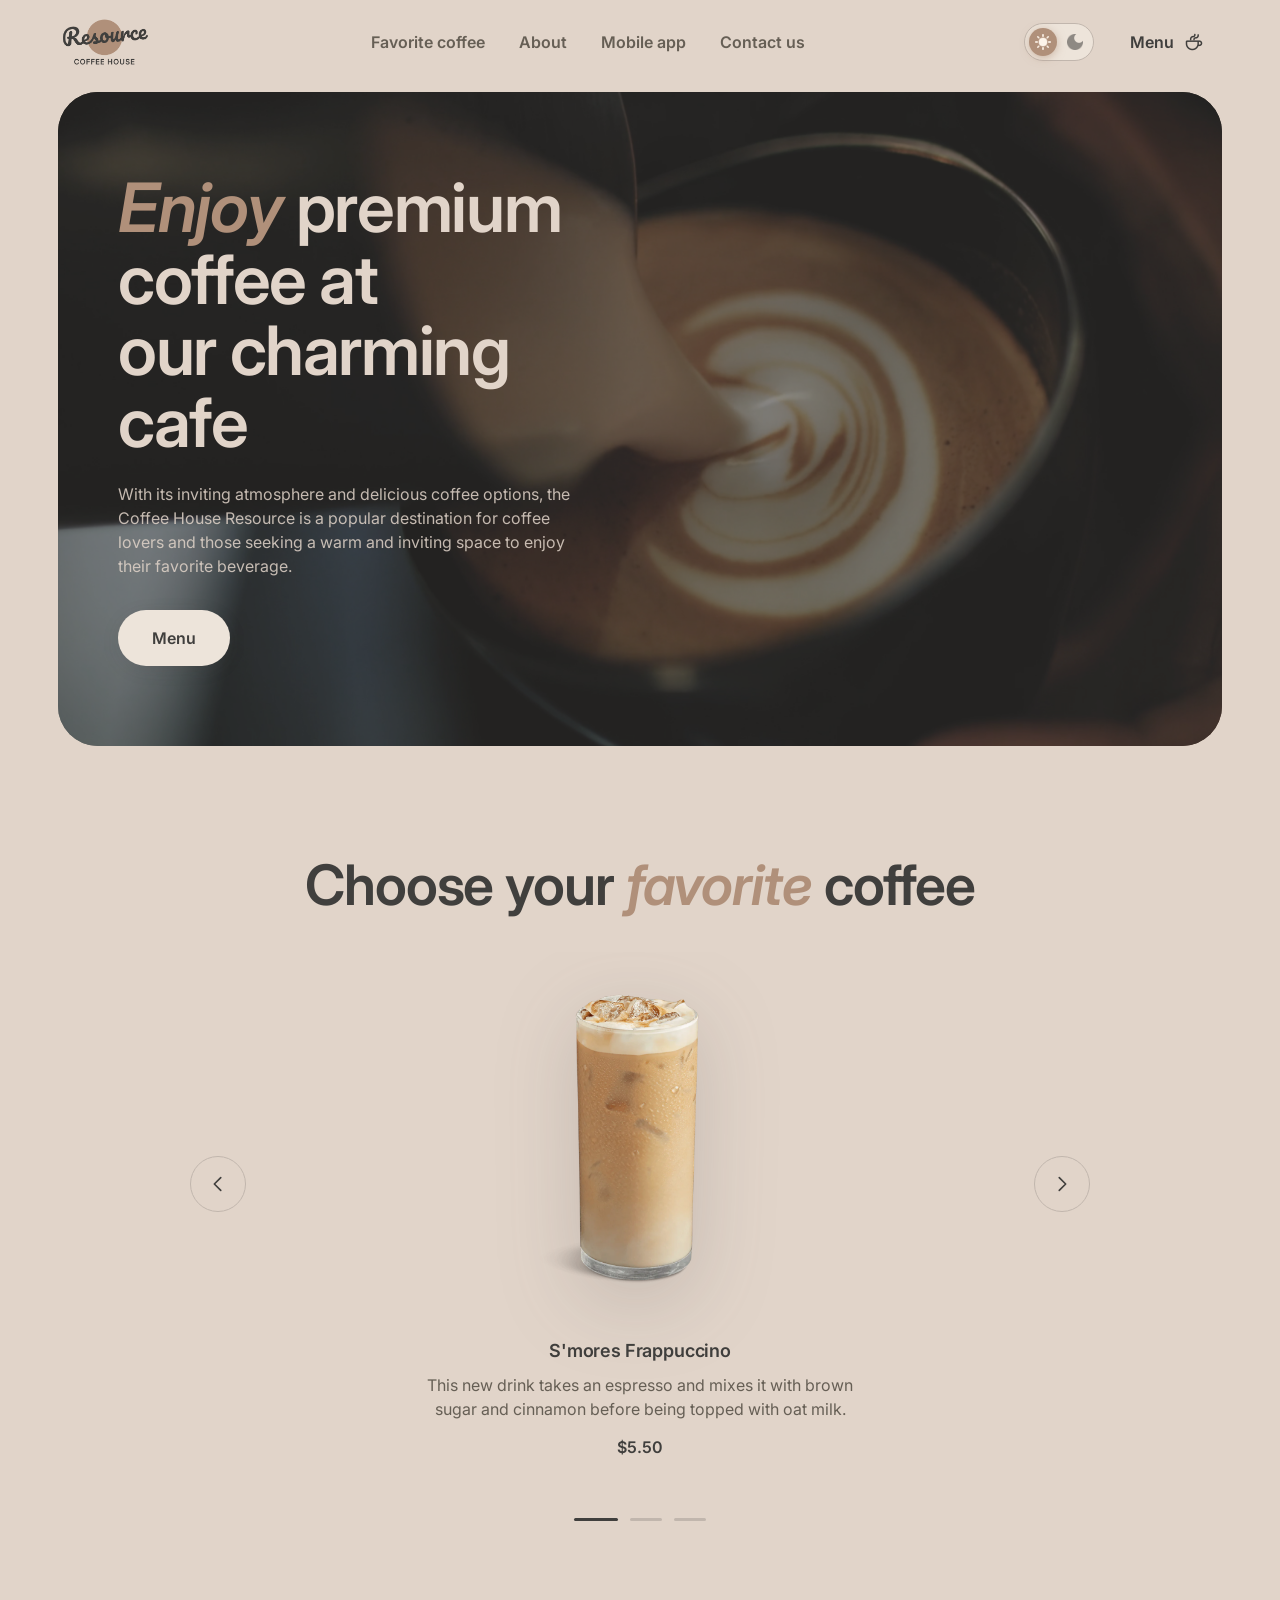
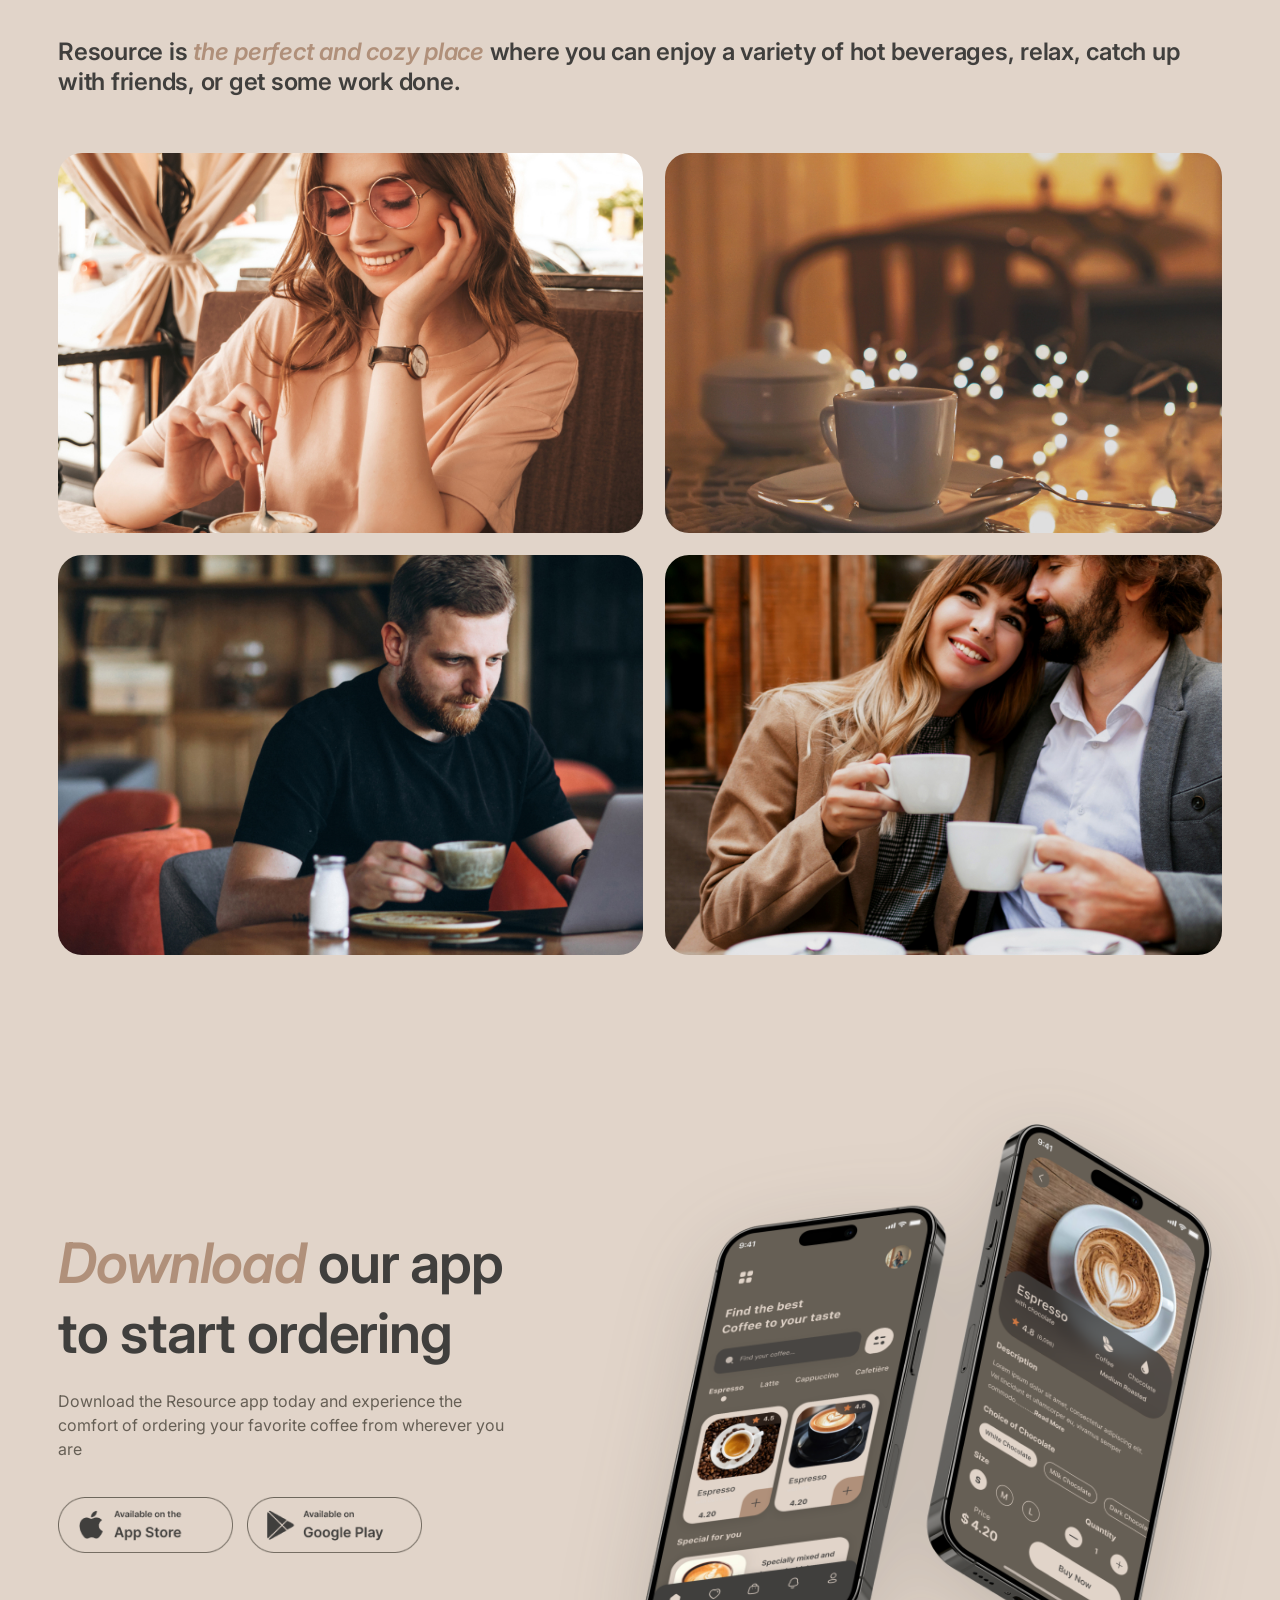
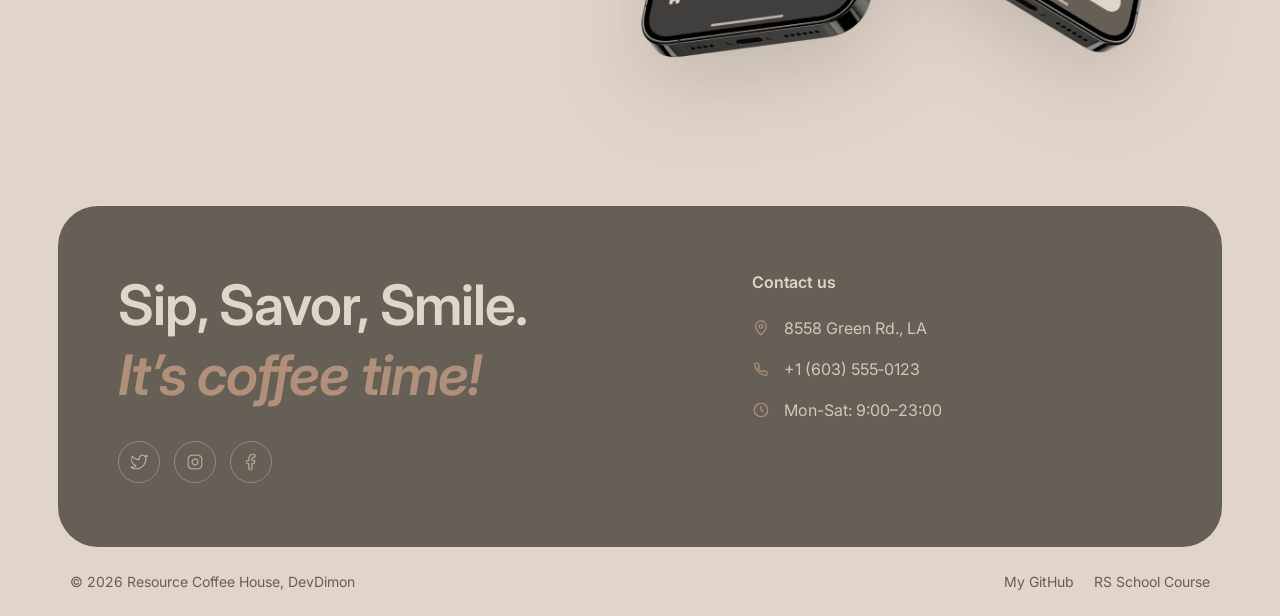
<file: index.html>
<!DOCTYPE html>
<html lang="en">

<head>
    <meta charset="UTF-8">
    <meta name="viewport" content="width=device-width, initial-scale=1.0">
    <meta name="description" content="Resource Coffee House — уютная кофейня с авторскими напитками.">
    <title>Resource - Coffee House</title>
    <link rel="icon" type="image/svg+xml" href="images/coffee-cup-icon.png">
    <link rel="preconnect" href="https://fonts.googleapis.com">
    <link rel="preconnect" href="https://fonts.gstatic.com" crossorigin>
    <link
        href="https://fonts.googleapis.com/css2?family=Inter:ital,opsz,wght@0,14..32,400..700;1,14..32,400..700&display=swap"
        rel="stylesheet">
    <link rel="stylesheet" href="css/style.css">
    <script>
        (function () {
            try {
                var t = localStorage.getItem('theme');
                if (t !== 'light' && t !== 'dark') t = 'light';
                document.documentElement.setAttribute('data-theme', t);
            } catch (e) { }
        })();
    </script>
</head>

<body>
    <header class="header">
        <div class="container header__inner">
            <a class="logo" href="index.html">
                <img class="logo__img logo__img--light" src="images/logo.png" alt="Logo light" width="150" height="62">
                <img class="logo__img logo__img--dark" src="images/logo-dark.png" alt="Logo dark" width="150"
                    height="62" aria-hidden="true">
            </a>

            <nav class="nav">
                <ul class="nav__list">
                    <li><a class="nav__link" href="#favorite">Favorite coffee</a></li>
                    <li><a class="nav__link" href="#about">About</a></li>
                    <li><a class="nav__link" href="#mobile">Mobile app</a></li>
                    <li><a class="nav__link" href="#contact">Contact us</a></li>
                </ul>
            </nav>

            <div class="header__actions">
                <button class="theme-toggle" type="button" data-theme-toggle aria-label="Переключить тему"
                    aria-pressed="false">
                    <span class="theme-toggle__icon theme-toggle__icon--sun">
                        <img src="images/Sun-icon.png" alt="Sun icon" width="16" height="16">
                    </span>
                    <span class="theme-toggle__icon theme-toggle__icon--moon">
                        <img src="images/Moon-icon.png" alt="Moon icon" width="16" height="16">
                    </span>
                </button>

                <a class="menu-btn" href="catalog.html">
                    <span>Menu</span>
                    <img class="menu-btn__icon" src="images/coffee-cup-icon.png" alt="Coffee cup icon" width="20"
                        height="20">
                </a>

                <button class="burger" type="button" data-burger aria-label="Открыть меню" aria-expanded="false"
                    aria-controls="mobile-menu">
                    <span></span><span></span>
                </button>
            </div>
        </div>
    </header>
    <div class="mobile-menu" id="mobile-menu" data-mobile-menu hidden>
        <ul class="mobile-menu__list">
            <li><a href="#favorite">Favorite coffee</a></li>
            <li><a href="#about">About</a></li>
            <li><a href="#mobile">Mobile app</a></li>
            <li><a href="#contact">Contact us</a></li>
            <li><a href="catalog.html">Menu</a></li>
        </ul>
    </div>
    <main id="main">
        <section class="hero">
            <div class="container">
                <div class="hero__card">
                    <img class="hero__bg" src="images/img-hero.jpg" alt="Бариста наливает молоко в чашку с кофе">
                    <div class="hero__overlay"></div>
                    <div class="hero__content">
                        <h1 class="hero__title">
                            <em>Enjoy</em> premium coffee at our&nbsp;charming cafe
                        </h1>
                        <p class="hero__text">
                            With its inviting atmosphere and delicious coffee options, the Coffee House Resource
                            is a popular destination for coffee lovers and those seeking a warm and inviting
                            space to enjoy their favorite beverage.
                        </p>
                        <a class="btn btn--light" href="catalog.html">Menu</a>
                    </div>
                </div>
            </div>
        </section>

        <section class="section slider" id="favorite" aria-labelledby="favorite-title">
            <div class="container">
                <h2 class="section__title section__title--center" id="favorite-title">
                    Choose your <em>favorite</em> coffee
                </h2>

                <div class="slider__viewport" data-slider>
                    <ul class="slider__track" data-slider-track>
                        <li class="slider__slide">
                            <div class="slide">
                                <div class="slide__media">
                                    <img src="images/coffee-slider-1.png"
                                        alt="S'mores Frappuccino в высоком стакане с карамелью">
                                </div>
                                <h3 class="slide__title">S'mores Frappuccino</h3>
                                <p class="slide__text">
                                    This new drink takes an espresso and mixes it with brown sugar and cinnamon
                                    before being topped with oat milk.
                                </p>
                                <p class="slide__price">$5.50</p>
                            </div>
                        </li>

                        <li class="slider__slide">
                            <div class="slide">
                                <div class="slide__media">
                                    <img src="images/coffee-slider-2.png"
                                        alt="Caramel Macchiato в двойном стеклянном стакане">
                                </div>
                                <h3 class="slide__title">Caramel Macchiato</h3>
                                <p class="slide__text">
                                    Fragrant and unique classic espresso with rich caramel-peanut syrup,
                                    with the addition of delicate cream under whipped thick foam.
                                </p>
                                <p class="slide__price">$5.00</p>
                            </div>
                        </li>

                        <li class="slider__slide">
                            <div class="slide">
                                <div class="slide__media">
                                    <img src="images/coffee-slider-3.png" alt="Ice coffee со льдом в высоком стакане">
                                </div>
                                <h3 class="slide__title">Ice coffee</h3>
                                <p class="slide__text">
                                    A popular summer drink that tones and invigorates. Prepared from coffee,
                                    milk and ice.
                                </p>
                                <p class="slide__price">$4.50</p>
                            </div>
                        </li>
                    </ul>

                    <button class="slider__arrow slider__arrow--prev" type="button" data-slider-prev
                        aria-label="Предыдущий напиток">
                        <svg viewBox="0 0 24 24" width="22" height="22" aria-hidden="true">
                            <path d="M15 5l-7 7 7 7" fill="none" stroke="currentColor" stroke-width="1.8"
                                stroke-linecap="round" stroke-linejoin="round" />
                        </svg>
                    </button>
                    <button class="slider__arrow slider__arrow--next" type="button" data-slider-next
                        aria-label="Следующий напиток">
                        <svg viewBox="0 0 24 24" width="22" height="22" aria-hidden="true">
                            <path d="M9 5l7 7-7 7" fill="none" stroke="currentColor" stroke-width="1.8"
                                stroke-linecap="round" stroke-linejoin="round" />
                        </svg>
                    </button>

                    <div class="slider__dots" data-slider-dots></div>
                </div>
            </div>
        </section>

        <section class="section about" id="about" aria-labelledby="about-title">
            <div class="container">
                <h2 class="about__lead" id="about-title">
                    Resource is <em>the perfect and cozy place</em> where you can enjoy a variety
                    of hot beverages, relax, catch up with friends, or get some work done.
                </h2>

                <ul class="about__gallery">
                    <li><img src="images/about-1.jpg" alt="Девушка в очках пьёт кофе в кафе"></li>
                    <li><img src="images/about-2.jpg" alt="Мужчина работает за ноутбуком с чашкой кофе"></li>
                    <li><img src="images/about-3.jpg" alt="Чашка кофе на столе с гирляндой из огоньков"></li>
                    <li><img src="images/about-4.jpg" alt="Пара с чашками кофе в кафе"></li>
                </ul>
            </div>
        </section>

        <section class="section mobile-app" id="mobile" aria-labelledby="mobile-title">
            <div class="container mobile-app__inner">
                <div class="mobile-app__content">
                    <h2 class="mobile-app__title" id="mobile-title">
                        <em>Download</em> our app<br>
                        to start ordering
                    </h2>
                    <p class="mobile-app__text">
                        Download the Resource app today and experience the comfort of ordering
                        your favorite coffee from wherever you are
                    </p>
                    <div class="mobile-app__actions">
                        <a class="store-badge" href="#" aria-label="Скачать в App Store">
                            <img src="images/app-store-state.png" alt="App store icon">
                        </a>
                        <a class="store-badge" href="#" aria-label="Скачать в Google Play">
                            <img src="images/google-play-state.png" alt="Google play icon">
                        </a>
                    </div>
                </div>

                <div class="mobile-app__media">
                    <img src="images/mobile-screens.png"
                        alt="Два смартфона с интерфейсом приложения Resource Coffee House">
                </div>
            </div>
        </section>
    </main>
    <footer class="footer" id="contact">
        <div class="container">
            <div class="footer__card">
                <div class="footer__col footer__col--left">
                    <h2 class="footer__title">
                        Sip, Savor, Smile.<br>
                        <em>It’s coffee time!</em>
                    </h2>
                    <ul class="footer__social" aria-label="Социальные сети">
                        <li><a href="https://twitter.com/" target="_blank" rel="noopener" aria-label="Twitter">
                                <img src="images/twitter-icon.png" alt="Twitter icon" width="18" height="18">
                            </a></li>
                        <li><a href="https://instagram.com/" target="_blank" rel="noopener" aria-label="Instagram">
                                <img src="images/instagram-icon.png" alt="Instagram icon" width="18" height="18">
                            </a></li>
                        <li><a href="https://facebook.com/" target="_blank" rel="noopener" aria-label="Facebook">
                                <img src="images/facebook-icon.png" alt="Facebook icon" width="18" height="18">
                            </a></li>
                    </ul>
                </div>

                <div class="footer__col footer__col--right">
                    <h3 class="footer__subtitle">Contact us</h3>
                    <ul class="footer__contacts">
                        <li>
                            <svg viewBox="0 0 24 24" width="18" height="18" aria-hidden="true">
                                <path d="M12 21s-7-6.4-7-11.5A7 7 0 0 1 19 9.5C19 14.6 12 21 12 21z" fill="none"
                                    stroke="currentColor" stroke-width="1.6" />
                                <circle cx="12" cy="10" r="2.5" fill="none" stroke="currentColor" stroke-width="1.6" />
                            </svg>
                            <a href="https://maps.google.com/?q=8558+Green+Rd,+LA" target="_blank" rel="noopener">8558
                                Green Rd., LA</a>
                        </li>
                        <li>
                            <svg viewBox="0 0 24 24" width="18" height="18" aria-hidden="true">
                                <path
                                    d="M5 4h3l1.8 4.4L8 10.5a12 12 0 0 0 5.5 5.5l2.1-1.8L20 16v3a1.5 1.5 0 0 1-1.7 1.5A16.5 16.5 0 0 1 3.5 5.7 1.5 1.5 0 0 1 5 4z"
                                    fill="none" stroke="currentColor" stroke-width="1.6" stroke-linejoin="round" />
                            </svg>
                            <a href="tel:+16035550123">+1&nbsp;(603)&nbsp;555&#8209;0123</a>
                        </li>
                        <li>
                            <svg viewBox="0 0 24 24" width="18" height="18" aria-hidden="true">
                                <circle cx="12" cy="12" r="9" fill="none" stroke="currentColor" stroke-width="1.6" />
                                <path d="M12 7v5l3 2" fill="none" stroke="currentColor" stroke-width="1.6"
                                    stroke-linecap="round" />
                            </svg>
                            <span>Mon-Sat: 9:00–23:00</span>
                        </li>
                    </ul>
                </div>
            </div>

            <div class="footer__bottom">
                <p>© <span data-year>2026</span> Resource Coffee House, DevDimon</p>
                <ul class="footer__bottom-links">
                    <li><a href="https://github.com/DevDimon" target="_blank" rel="noopener">My GitHub</a></li>
                    <li><a href="https://rs.school/courses/javascript" target="_blank" rel="noopener">RS School
                            Course</a></li>
                </ul>
            </div>
        </div>
    </footer>

    <script src="js/theme.js"></script>
    <script src="js/main.js"></script>
</body>


</html>
</file>
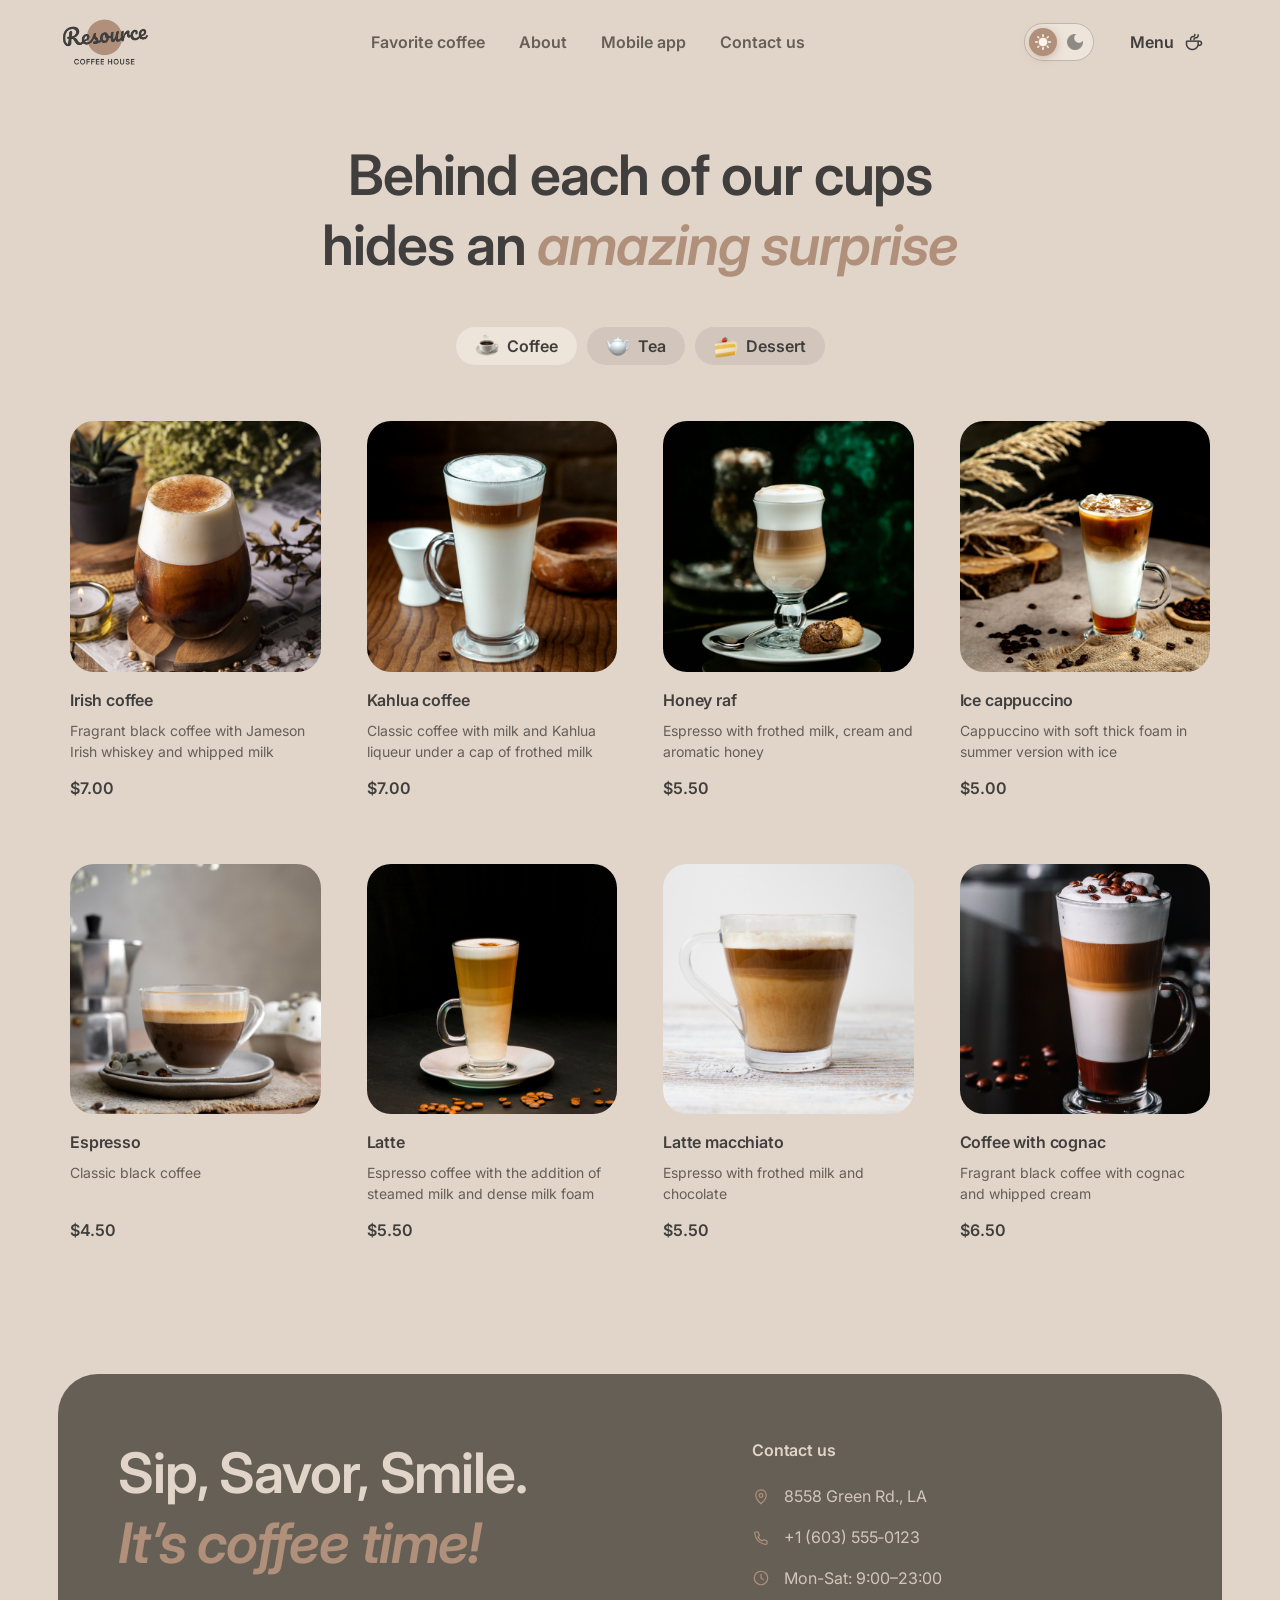
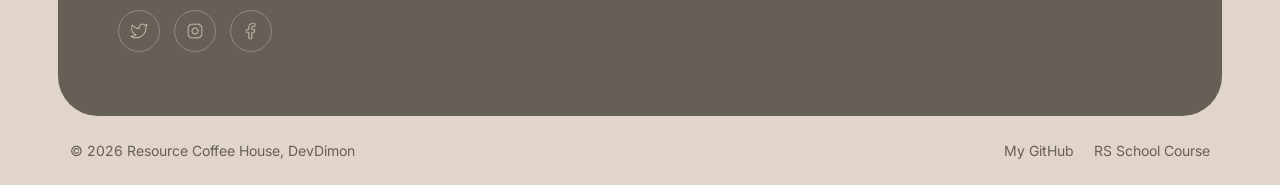
<file: catalog.html>
<!DOCTYPE html>
<html lang="en">

<head>
    <meta charset="UTF-8">
    <meta name="viewport" content="width=device-width, initial-scale=1.0">
    <meta name="description" content="Resource Coffee House — меню кофе, чая и десертов.">
    <title>Resource — Menu</title>
    <link rel="icon" type="image/svg+xml" href="images/coffee-cup-icon.png">
    <link rel="preconnect" href="https://fonts.googleapis.com">
    <link rel="preconnect" href="https://fonts.gstatic.com" crossorigin>
    <link
        href="https://fonts.googleapis.com/css2?family=Inter:ital,opsz,wght@0,14..32,400..700;1,14..32,400..700&display=swap"
        rel="stylesheet">
    <link rel="stylesheet" href="css/style.css">
    <script>
        (function () {
            try {
                var t = localStorage.getItem('theme');
                if (t !== 'light' && t !== 'dark') t = 'light';
                document.documentElement.setAttribute('data-theme', t);
            } catch (e) { }
        })();
    </script>
</head>

<body>
    <header class="header">
        <div class="container header__inner">
            <a class="logo" href="index.html" aria-label="Resource Coffee House — на главную">
                <img class="logo__img logo__img--light" src="images/logo.png" alt="Logo light" width="150" height="62">
                <img class="logo__img logo__img--dark" src="images/logo-dark.png" alt="Logo dark" width="150"
                    height="62" aria-hidden="true">
            </a>

            <nav class="nav" aria-label="Основная навигация">
                <ul class="nav__list">
                    <li><a class="nav__link" href="index.html#favorite">Favorite coffee</a></li>
                    <li><a class="nav__link" href="index.html#about">About</a></li>
                    <li><a class="nav__link" href="index.html#mobile">Mobile app</a></li>
                    <li><a class="nav__link" href="index.html#contact">Contact us</a></li>
                </ul>
            </nav>

            <div class="header__actions">
                <button class="theme-toggle" type="button" data-theme-toggle aria-label="Переключить тему"
                    aria-pressed="false">
                    <span class="theme-toggle__icon theme-toggle__icon--sun">
                        <img src="images/Sun-icon.png" alt="Sun icon" width="16" height="16">
                    </span>
                    <span class="theme-toggle__icon theme-toggle__icon--moon">
                        <img src="images/Moon-icon.png" alt="Moon icon" width="16" height="16">
                    </span>
                </button>

                <a class="menu-btn" href="catalog.html">
                    <span>Menu</span>
                    <img class="menu-btn__icon" src="images/coffee-cup-icon.png" alt="Coffee cup icon" width="20"
                        height="20">
                </a>

                <button class="burger" type="button" data-burger aria-label="Открыть меню" aria-expanded="false"
                    aria-controls="mobile-menu">
                    <span></span><span></span>
                </button>
            </div>
        </div>
    </header>

    <div class="mobile-menu" id="mobile-menu" data-mobile-menu hidden>
        <ul class="mobile-menu__list">
            <li><a href="index.html#favorite">Favorite coffee</a></li>
            <li><a href="index.html#about">About</a></li>
            <li><a href="index.html#mobile">Mobile app</a></li>
            <li><a href="index.html#contact">Contact us</a></li>
            <li><a href="catalog.html">Menu</a></li>
        </ul>
    </div>

    <main id="main">

        <section class="catalog-header">
            <div class="container">
                <h1 class="catalog-header__title">
                    Behind each of our cups<br>
                    hides an <em>amazing surprise</em>
                </h1>
            </div>
        </section>

        <section class="section catalog" aria-labelledby="catalog-title">
            <div class="container">
                <h2 class="visually-hidden" id="catalog-title">Menu</h2>
                <div class="tabs">
                    <button class="tab tab--active" type="button" data-category="coffee">
                        <img class="tab__icon" src="images/coffee-icon.png" alt="Coffee icon" width="24" height="24">
                        <span>Coffee</span>
                    </button>
                    <button class="tab" type="button" data-category="tea">
                        <img class="tab__icon" src="images/tea-icon.png" alt="Tea icon" width="24" height="24">
                        <span>Tea</span>
                    </button>
                    <button class="tab" type="button" data-category="dessert">
                        <img class="tab__icon" src="images/dessert-icon.png" alt="Dessert icon" width="24" height="24">
                        <span>Dessert</span>
                    </button>
                </div>

                <ul class="grid" data-grid="coffee">
                    <li class="grid__item">
                        <article class="card card--product">
                            <img class="card__img" src="images/coffee-1.jpg" alt="Irish coffee">
                            <div class="card__body">
                                <h3 class="card__title">Irish coffee</h3>
                                <p class="card__text">Fragrant black coffee with Jameson Irish whiskey and whipped milk
                                </p>
                                <span class="price">$7.00</span>
                            </div>
                        </article>
                    </li>

                    <li class="grid__item">
                        <article class="card card--product">
                            <img class="card__img" src="images/coffee-2.jpg" alt="Kahlua coffee">
                            <div class="card__body">
                                <h3 class="card__title">Kahlua coffee</h3>
                                <p class="card__text">Classic coffee with milk and Kahlua liqueur under a cap of frothed
                                    milk</p>
                                <span class="price">$7.00</span>
                            </div>
                        </article>
                    </li>

                    <li class="grid__item">
                        <article class="card card--product">
                            <img class="card__img" src="images/coffee-3.jpg" alt="Honey raf">
                            <div class="card__body">
                                <h3 class="card__title">Honey raf</h3>
                                <p class="card__text">Espresso with frothed milk, cream and aromatic honey</p>
                                <span class="price">$5.50</span>
                            </div>
                        </article>
                    </li>

                    <li class="grid__item">
                        <article class="card card--product">
                            <img class="card__img" src="images/coffee-4.jpg" alt="Ice cappuccino">
                            <div class="card__body">
                                <h3 class="card__title">Ice cappuccino</h3>
                                <p class="card__text">Cappuccino with soft thick foam in summer version with ice</p>
                                <span class="price">$5.00</span>
                            </div>
                        </article>
                    </li>

                    <li class="grid__item">
                        <article class="card card--product">
                            <img class="card__img" src="images/coffee-5.jpg" alt="Espresso">
                            <div class="card__body">
                                <h3 class="card__title">Espresso</h3>
                                <p class="card__text">Classic black coffee</p>
                                <span class="price">$4.50</span>
                            </div>
                        </article>
                    </li>

                    <li class="grid__item">
                        <article class="card card--product">
                            <img class="card__img" src="images/coffee-6.jpg" alt="Latte">
                            <div class="card__body">
                                <h3 class="card__title">Latte</h3>
                                <p class="card__text">Espresso coffee with the addition of steamed milk and dense milk
                                    foam</p>
                                <span class="price">$5.50</span>
                            </div>
                        </article>
                    </li>

                    <li class="grid__item">
                        <article class="card card--product">
                            <img class="card__img" src="images/coffee-7.jpg" alt="Latte macchiato">
                            <div class="card__body">
                                <h3 class="card__title">Latte macchiato</h3>
                                <p class="card__text">Espresso with frothed milk and chocolate</p>
                                <span class="price">$5.50</span>
                            </div>
                        </article>
                    </li>

                    <li class="grid__item">
                        <article class="card card--product">
                            <img class="card__img" src="images/coffee-8.jpg" alt="Coffee with cognac">
                            <div class="card__body">
                                <h3 class="card__title">Coffee with cognac</h3>
                                <p class="card__text">Fragrant black coffee with cognac and whipped cream</p>
                                <span class="price">$6.50</span>
                            </div>
                        </article>
                    </li>
                </ul>

                <ul class="grid" data-grid="tea" hidden>
                    <li class="grid__item">
                        <article class="card card--product">
                            <img class="card__img" src="images/tea-1.png" alt="Moroccan tea">
                            <div class="card__body">
                                <h3 class="card__title">Moroccan</h3>
                                <p class="card__text">Fragrant black tea with the addition of tangerine, cinnamon,
                                    honey, lemon and mint</p>
                                <span class="price">$4.50</span>
                            </div>
                        </article>
                    </li>

                    <li class="grid__item">
                        <article class="card card--product">
                            <img class="card__img" src="images/tea-2.png" alt="Ginger tea">
                            <div class="card__body">
                                <h3 class="card__title">Ginger</h3>
                                <p class="card__text">Original black tea with fresh ginger, lemon and honey</p>
                                <span class="price">$5.00</span>
                            </div>
                        </article>
                    </li>

                    <li class="grid__item">
                        <article class="card card--product">
                            <img class="card__img" src="images/tea-3.png" alt="Cranberry tea">
                            <div class="card__body">
                                <h3 class="card__title">Cranberry</h3>
                                <p class="card__text">Invigorating black tea with cranberry and honey</p>
                                <span class="price">$5.00</span>
                            </div>
                        </article>
                    </li>

                    <li class="grid__item">
                        <article class="card card--product">
                            <img class="card__img" src="images/tea-4.png" alt="Sea buckthorn tea">
                            <div class="card__body">
                                <h3 class="card__title">Sea buckthorn</h3>
                                <p class="card__text">Toning sweet black tea with sea buckthorn, fresh thyme and
                                    cinnamon</p>
                                <span class="price">$5.50</span>
                            </div>
                        </article>
                    </li>
                </ul>

                <ul class="grid" data-grid="dessert" hidden>
                    <li class="grid__item">
                        <article class="card card--product">
                            <img class="card__img" src="images/dessert-1.png" alt="Marble cheesecake">
                            <div class="card__body">
                                <h3 class="card__title">Marble cheesecake</h3>
                                <p class="card__text">Philadelphia cheese with lemon zest on a light sponge cake and red
                                    currant jam</p>
                                <span class="price">$3.50</span>
                            </div>
                        </article>
                    </li>

                    <li class="grid__item">
                        <article class="card card--product">
                            <img class="card__img" src="images/dessert-2.png" alt="Red velvet">
                            <div class="card__body">
                                <h3 class="card__title">Red velvet</h3>
                                <p class="card__text">Layer cake with cream cheese frosting</p>
                                <span class="price">$4.00</span>
                            </div>
                        </article>
                    </li>

                    <li class="grid__item">
                        <article class="card card--product">
                            <img class="card__img" src="images/dessert-3.png" alt="Cheesecakes">
                            <div class="card__body">
                                <h3 class="card__title">Cheesecakes</h3>
                                <p class="card__text">Soft cottage cheese pancakes with sour cream and fresh berries and
                                    sprinkled with powdered sugar</p>
                                <span class="price">$4.50</span>
                            </div>
                        </article>
                    </li>

                    <li class="grid__item">
                        <article class="card card--product">
                            <img class="card__img" src="images/dessert-4.png" alt="Creme brulee">
                            <div class="card__body">
                                <h3 class="card__title">Creme brulee</h3>
                                <p class="card__text">Delicate creamy dessert in a caramel basket with wild berries</p>
                                <span class="price">$4.00</span>
                            </div>
                        </article>
                    </li>

                    <li class="grid__item">
                        <article class="card card--product">
                            <img class="card__img" src="images/dessert-5.png" alt="Pancakes">
                            <div class="card__body">
                                <h3 class="card__title">Pancakes</h3>
                                <p class="card__text">Tender pancakes with strawberry jam and fresh strawberries</p>
                                <span class="price">$4.50</span>
                            </div>
                        </article>
                    </li>

                    <li class="grid__item">
                        <article class="card card--product">
                            <img class="card__img" src="images/dessert-6.png" alt="Honey cake">
                            <div class="card__body">
                                <h3 class="card__title">Honey cake</h3>
                                <p class="card__text">Classic honey cake with delicate custard</p>
                                <span class="price">$4.50</span>
                            </div>
                        </article>
                    </li>

                    <li class="grid__item">
                        <article class="card card--product">
                            <img class="card__img" src="images/dessert-7.png" alt="Chocolate cake">
                            <div class="card__body">
                                <h3 class="card__title">Chocolate cake</h3>
                                <p class="card__text">Cake with hot chocolate filling and nuts with dried apricots</p>
                                <span class="price">$5.50</span>
                            </div>
                        </article>
                    </li>

                    <li class="grid__item">
                        <article class="card card--product">
                            <img class="card__img" src="images/dessert-8.png" alt="Black forest">
                            <div class="card__body">
                                <h3 class="card__title">Black forest</h3>
                                <p class="card__text">A combination of thin sponge cake with cherry jam and light
                                    chocolate mousse</p>
                                <span class="price">$6.50</span>
                            </div>
                        </article>
                    </li>
                </ul>

                <div class="catalog__more" hidden>
                    <button class="btn btn--dark" type="button" data-show-more>Show more</button>
                </div>
            </div>
        </section>
    </main>

    <footer class="footer" id="contact">
        <div class="container">
            <div class="footer__card">
                <div class="footer__col footer__col--left">
                    <h2 class="footer__title">
                        Sip, Savor, Smile.<br>
                        <em>It’s coffee time!</em>
                    </h2>
                    <ul class="footer__social" aria-label="Социальные сети">
                        <li><a href="https://twitter.com/" target="_blank" rel="noopener" aria-label="Twitter">
                                <img src="images/twitter-icon.png" alt="Twitter icon" width="18" height="18">
                            </a></li>
                        <li><a href="https://instagram.com/" target="_blank" rel="noopener" aria-label="Instagram">
                                <img src="images/instagram-icon.png" alt="Instagram icon" width="18" height="18">
                            </a></li>
                        <li><a href="https://facebook.com/" target="_blank" rel="noopener" aria-label="Facebook">
                                <img src="images/facebook-icon.png" alt="Facebook icon" width="18" height="18">
                            </a></li>
                    </ul>
                </div>

                <div class="footer__col footer__col--right">
                    <h3 class="footer__subtitle">Contact us</h3>
                    <ul class="footer__contacts">
                        <li>
                            <svg viewBox="0 0 24 24" width="18" height="18" aria-hidden="true">
                                <path d="M12 21s-7-6.4-7-11.5A7 7 0 0 1 19 9.5C19 14.6 12 21 12 21z" fill="none"
                                    stroke="currentColor" stroke-width="1.6" />
                                <circle cx="12" cy="10" r="2.5" fill="none" stroke="currentColor" stroke-width="1.6" />
                            </svg>
                            <a href="https://maps.google.com/?q=8558+Green+Rd,+LA" target="_blank" rel="noopener">8558
                                Green Rd., LA</a>
                        </li>
                        <li>
                            <svg viewBox="0 0 24 24" width="18" height="18" aria-hidden="true">
                                <path
                                    d="M5 4h3l1.8 4.4L8 10.5a12 12 0 0 0 5.5 5.5l2.1-1.8L20 16v3a1.5 1.5 0 0 1-1.7 1.5A16.5 16.5 0 0 1 3.5 5.7 1.5 1.5 0 0 1 5 4z"
                                    fill="none" stroke="currentColor" stroke-width="1.6" stroke-linejoin="round" />
                            </svg>
                            <a href="tel:+16035550123">+1&nbsp;(603)&nbsp;555&#8209;0123</a>
                        </li>
                        <li>
                            <svg viewBox="0 0 24 24" width="18" height="18" aria-hidden="true">
                                <circle cx="12" cy="12" r="9" fill="none" stroke="currentColor" stroke-width="1.6" />
                                <path d="M12 7v5l3 2" fill="none" stroke="currentColor" stroke-width="1.6"
                                    stroke-linecap="round" />
                            </svg>
                            <span>Mon-Sat: 9:00–23:00</span>
                        </li>
                    </ul>
                </div>
            </div>

            <div class="footer__bottom">
                <p>© <span data-year>2026</span> Resource Coffee House, DevDimon</p>
                <ul class="footer__bottom-links">
                    <li><a href="https://github.com/DevDimon" target="_blank" rel="noopener">My GitHub</a></li>
                    <li><a href="https://rs.school/courses/javascript" target="_blank" rel="noopener">RS School
                            Course</a></li>
                </ul>
            </div>
        </div>
    </footer>

    <div class="modal" data-modal hidden>
        <div class="modal__overlay" data-modal-overlay></div>

        <div class="modal__dialog" role="dialog" aria-modal="true" aria-labelledby="modal-title">
            <div class="modal__content">
                <div class="modal__media">
                    <img data-modal-img src="images/coffee-1.jpg" alt="coffee">
                </div>

                <div class="modal__info">
                    <h2 class="modal__title" id="modal-title" data-modal-title>Coffee</h2>
                    <p class="modal__desc" data-modal-desc></p>

                    <div class="modal__param">
                        <p class="modal__param-label">Size</p>
                        <div class="modal__options" data-modal-sizes></div>
                    </div>

                    <div class="modal__param">
                        <p class="modal__param-label">Additives</p>
                        <div class="modal__options" data-modal-additives></div>
                    </div>

                    <div class="modal__total">
                        <span>Total:</span>
                        <span data-modal-total></span>
                    </div>

                    <p class="modal__note">
                        <span class="modal__note-icon" aria-hidden="true">i</span>
                        <span>The cost is not final. Download our mobile app to see the final price and place your
                            order. Earn loyalty points and enjoy your favorite coffee with up to 20% discount.</span>
                    </p>

                    <button class="btn btn--outline modal__close" type="button" data-modal-close>Close</button>
                </div>
            </div>
        </div>
    </div>

    <script src="js/products.js"></script>
    <script src="js/theme.js"></script>
    <script src="js/main.js"></script>
</body>

</html>
</file>
<file: css/style.css>
:root {
    --text: #403F3D;
    --text-inverse: #E1D4C9;
    --muted: #665F55;

    --bg: #E1D4C9;
    --surface: #EDE4DA;
    --container: #665F55;
    --overlay: rgba(64, 63, 61, .55);

    --accent: #B0907A;
    --accent-hover: #9C7C66;
    --accent-contrast: #E1D4C9;

    --border: #C1B6AD;

    --dark: var(--container);
    --dark-2: #55504A;
    --white: #FFFFFF;

    --radius-lg: 40px;
    --radius-md: 24px;
    --radius-sm: 16px;
    --content-w: 1220px;
    --header-h: 84px;
    --t: .35s cubic-bezier(.4, 0, .2, 1);

    --shadow-sm: 0 4px 18px rgba(64, 63, 61, .10);
    --shadow-md: 0 12px 40px rgba(64, 63, 61, .16);

    --font: 'Inter', -apple-system, BlinkMacSystemFont, 'Segoe UI', Roboto,
        'Helvetica Neue', Arial, sans-serif;
}

[data-theme="dark"] {
    --text: #E1D4C9;
    --text-inverse: #E1D4C9;
    --muted: #B3ADA7;

    --bg: #292826;
    --surface: #403F3D;
    --container: #403F3D;
    --overlay: rgba(41, 40, 38, .55);

    --accent: #B0907A;
    --accent-hover: #C29F89;
    --accent-contrast: #E1D4C9;

    --border: #665F55;

    --dark: var(--container);
    --dark-2: #55504A;
    --white: #FFFFFF;

    --shadow-sm: 0 4px 18px rgba(0, 0, 0, .45);
    --shadow-md: 0 12px 40px rgba(0, 0, 0, .60);
}

*,
*::before,
*::after {
    box-sizing: border-box;
}

html {
    scroll-behavior: smooth;
    scroll-padding-top: calc(var(--header-h) + 12px);
}

body {
    margin: 0;
    font-family: var(--font);
    font-size: 16px;
    font-weight: 400;
    line-height: 1.5;
    color: var(--text);
    background: var(--bg);
    transition: background-color var(--t), color var(--t);
    -webkit-font-smoothing: antialiased;
    -moz-osx-font-smoothing: grayscale;
    overflow-x: hidden;
}

img {
    display: block;
    max-width: 100%;
    height: auto;
}

ul {
    list-style: none;
    margin: 0;
    padding: 0;
}

a {
    color: inherit;
    text-decoration: none;
}

button {
    font: inherit;
    color: inherit;
    cursor: pointer;
    border: none;
    background: none;
}

h1,
h2,
h3 {
    margin: 0 0 .4em;
    font-weight: 600;
    line-height: 1.25;
    letter-spacing: -.01em;
}

p {
    margin: 0 0 1em;
}

em {
    font-style: italic;
    color: var(--accent);
    font-weight: 600;
}

.container {
    width: 100%;
    max-width: var(--content-w);
    margin: 0 auto;
    padding: 0 28px;
}

/* HEADER */

.header {
    position: sticky;
    top: 0;
    z-index: 120;
    background: color-mix(in srgb, var(--bg) 92%, transparent);
    backdrop-filter: blur(12px);
    transition: background-color var(--t);
}

.header__inner {
    display: flex;
    align-items: center;
    gap: 32px;
    min-height: var(--header-h);
}

.logo {
    display: inline-flex;
    align-items: center;
    flex-shrink: 0;
}

.logo__img {
    display: block;
    height: 56px;
    width: auto;
    object-fit: contain;
}

[data-theme="light"] .logo__img--light {
    display: block;
}

[data-theme="light"] .logo__img--dark {
    display: none;
}

[data-theme="dark"] .logo__img--light {
    display: none;
}

[data-theme="dark"] .logo__img--dark {
    display: block;
}

.nav {
    margin: 0 auto;
}

.nav__list {
    display: flex;
    gap: 34px;
    align-items: center;
}

.nav__link {
    position: relative;
    padding: 6px 0;
    font-size: 16px;
    font-weight: 600;
    line-height: 1.5;
    color: var(--muted);
    transition: color var(--t);
}

.nav__link::after {
    content: "";
    position: absolute;
    left: 0;
    right: 100%;
    bottom: -2px;
    height: 2px;
    background: var(--accent);
    transition: right var(--t);
}

.nav__link:hover {
    color: var(--text);
}

.nav__link:hover::after {
    right: 0;
}

.nav__link--active {
    color: var(--text);
}

.nav__link--active::after {
    right: 0;
}

.header__actions {
    display: flex;
    align-items: center;
    gap: 18px;
    flex-shrink: 0;
}

.theme-toggle {
    display: inline-flex;
    align-items: center;
    gap: 4px;
    padding: 4px;
    border-radius: 999px;
    background: var(--surface);
    border: 1px solid var(--border);
    transition: background-color var(--t), border-color var(--t);
}

.theme-toggle__icon {
    width: 28px;
    height: 28px;
    border-radius: 50%;
    display: grid;
    place-items: center;
    background: transparent;
    transition: background-color var(--t);
}

.theme-toggle__icon img {
    width: 16px;
    height: 16px;
    object-fit: contain;
    display: block;
    pointer-events: none;
    transition: filter var(--t), opacity var(--t);
}

[data-theme="light"] .theme-toggle__icon--sun {
    background: var(--accent);
    box-shadow: 0 2px 8px rgba(176, 144, 122, .55);
}

[data-theme="light"] .theme-toggle__icon--sun img {
    filter: brightness(1.15) saturate(.8);
}

[data-theme="light"] .theme-toggle__icon--moon img {
    opacity: .55;
}

[data-theme="light"] .theme-toggle:hover .theme-toggle__icon--moon {
    background: color-mix(in srgb, var(--accent) 40%, transparent);
}

[data-theme="dark"] .theme-toggle__icon--moon {
    background: var(--accent);
    box-shadow: 0 2px 8px rgba(176, 144, 122, .45);
}

[data-theme="dark"] .theme-toggle__icon--moon img {
    filter: invert(1) brightness(1.4);
}

[data-theme="dark"] .theme-toggle__icon--sun img {
    opacity: .55;
}

[data-theme="dark"] .theme-toggle:hover .theme-toggle__icon--sun {
    background: color-mix(in srgb, var(--accent) 40%, transparent);
}

.menu-btn {
    display: inline-flex;
    align-items: center;
    gap: 10px;
    padding: 10px 18px;
    border-radius: 999px;
    background: transparent;
    color: var(--text);
    font-size: 16px;
    font-weight: 600;
    line-height: 1.5;
    transition: background-color var(--t);
}

.menu-btn:hover {
    background: color-mix(in srgb, var(--accent) 18%, transparent);
}

.menu-btn__icon {
    width: 20px;
    height: 20px;
    object-fit: contain;
    display: block;
    pointer-events: none;
}

[data-theme="dark"] .menu-btn__icon {
    filter: invert(1) brightness(1.4);
}

/* BURGER */

.burger {
    display: none;
    width: 44px;
    height: 44px;
    border-radius: 50%;
    background: var(--surface);
    border: 1px solid var(--border);
    align-items: center;
    justify-content: center;
    flex-direction: column;
    gap: 5px;
    padding: 0;
    transition: background-color var(--t), border-color var(--t);
}

.burger span {
    width: 20px;
    height: 2px;
    background: var(--text);
    border-radius: 2px;
    transition: transform var(--t), opacity var(--t), background-color var(--t);
}

.burger[aria-expanded="true"] span:nth-child(1) {
    transform: translateY(3.5px) rotate(45deg);
}

.burger[aria-expanded="true"] span:nth-child(2) {
    transform: translateY(-3.5px) rotate(-45deg);
}

/* MOBILE MENU */

.mobile-menu {
    position: fixed;
    top: var(--header-h);
    left: 0;
    right: 0;
    bottom: 0;
    background: var(--bg);
    padding: 40px 20px;
    overflow-y: auto;
    z-index: 110;
    display: flex;
    align-items: center;
    justify-content: center;
}

.mobile-menu[hidden] {
    display: none;
}

.mobile-menu__list {
    display: flex;
    flex-direction: column;
    align-items: center;
    gap: 32px;
    width: 100%;
}

.mobile-menu__list a {
    display: inline-flex;
    align-items: center;
    gap: 12px;
    color: var(--text);
    font-size: 24px;
    font-weight: 600;
    line-height: 1.25;
    text-align: center;
    transition: color var(--t);
}

.mobile-menu__list a:hover {
    color: var(--accent-hover);
}

.mobile-menu__icon {
    width: 24px;
    height: 24px;
    object-fit: contain;
    display: block;
    pointer-events: none;
}

[data-theme="dark"] .mobile-menu__icon {
    filter: invert(1) brightness(1.4);
}

/* HERO */

.hero {
    padding: 8px 0 40px;
}

.hero__card {
    position: relative;
    border-radius: var(--radius-lg);
    overflow: hidden;
    min-height: 560px;
    display: flex;
    align-items: center;
    background: var(--container);
    isolation: isolate;
    width: 100%;
}

.hero__bg {
    position: absolute;
    inset: 0;
    width: 100%;
    height: 100%;
    object-fit: cover;
    z-index: -2;
}

.hero__overlay {
    position: absolute;
    inset: 0;
    z-index: -1;
    background: var(--overlay);
}

.hero__content {
    max-width: 600px;
    padding: 80px 60px;
    color: var(--text-inverse);
}

.hero__title {
    font-size: clamp(42px, 2.9vw + 31px, 72px);
    font-weight: 600;
    line-height: 1.05;
    letter-spacing: -.02em;
    margin-bottom: 24px;
    color: var(--text-inverse);
}

.hero__text {
    font-size: 16px;
    font-weight: 400;
    line-height: 1.5;
    color: color-mix(in srgb, var(--text-inverse) 85%, transparent);
    margin-bottom: 32px;
    max-width: 46ch;
}

.btn {
    display: inline-flex;
    align-items: center;
    justify-content: center;
    gap: 8px;
    padding: 14px 32px;
    border-radius: 999px;
    font-size: 16px;
    font-weight: 600;
    line-height: 1.5;
    border: 2px solid transparent;
    transition: background-color var(--t), color var(--t),
        border-color var(--t), transform var(--t), box-shadow var(--t);
    white-space: nowrap;
    cursor: pointer;
}

.btn--light {
    position: relative;
    background: var(--surface);
    color: var(--text);
    box-shadow: var(--shadow-sm);
}

.btn--light:hover {
    background: var(--text);
    color: var(--surface);
    box-shadow: var(--shadow-md);
}

.btn--dark {
    background: var(--container);
    color: var(--text-inverse);
}

.btn--dark:hover {
    background: var(--dark-2);
}

.btn--outline {
    background: transparent;
    color: var(--text);
    border-color: var(--text);
}

.btn--outline:hover {
    background: var(--container);
    border-color: var(--container);
    color: var(--text-inverse);
}

.section {
    padding: 80px 0;
}

.section__title {
    font-size: clamp(32px, 2.64vw + 22px, 60px);
    font-weight: 600;
    line-height: 1.25;
    letter-spacing: -.02em;
    margin-bottom: 48px;
}

.section__title--center {
    text-align: center;
    margin-bottom: 32px;
}

/* SLIDER */

.slider {
    padding-top: 64px;
    padding-bottom: 64px;
}

.slider__viewport {
    position: relative;
    max-width: 900px;
    margin: 0 auto;
    overflow: hidden;
    padding: 8px 0 12px;
}

.slider__track {
    display: flex;
    width: 100%;
    transition: transform .55s cubic-bezier(.4, 0, .2, 1);
    will-change: transform;
}

.slider__slide {
    flex: 0 0 100%;
    width: 100%;
    min-width: 100%;
    padding: 0 80px;
    box-sizing: border-box;
}

.slider__slide--clone {
    pointer-events: none;
}

.slide {
    text-align: center;
    display: flex;
    flex-direction: column;
    align-items: center;
}

.slide__media {
    width: 100%;
    max-width: 320px;
    aspect-ratio: 1 / 1.1;
    display: flex;
    align-items: center;
    justify-content: center;
    margin-bottom: 28px;
}

.slide__media img {
    max-width: 100%;
    max-height: 100%;
    width: auto;
    height: auto;
    object-fit: contain;
    border-radius: var(--radius-md);
    filter: drop-shadow(0 20px 40px rgba(64, 63, 61, .18));
}

[data-theme="dark"] .slide__media img {
    filter: drop-shadow(0 20px 40px rgba(0, 0, 0, .5));
}

.slide__title {
    font-size: 18px;
    font-weight: 600;
    line-height: 1.25;
    margin-bottom: 10px;
}

.slide__text {
    font-size: 16px;
    font-weight: 400;
    line-height: 1.5;
    max-width: 44ch;
    margin: 0 auto 14px;
    color: var(--muted);
}

.slide__price {
    font-size: 16px;
    font-weight: 600;
    line-height: 1.5;
    color: var(--text);
    margin: 0;
}

.slider__arrow {
    position: absolute;
    top: 40%;
    transform: translateY(-50%);
    width: 56px;
    height: 56px;
    border-radius: 50%;
    border: 1px solid var(--border);
    background: transparent;
    color: var(--text);
    display: inline-flex;
    align-items: center;
    justify-content: center;
    transition: background-color var(--t), color var(--t), border-color var(--t);
    z-index: 2;
}

.slider__arrow:hover {
    background: var(--container);
    border-color: var(--container);
    color: var(--text-inverse);
}

.slider__arrow--prev {
    left: 0;
}

.slider__arrow--next {
    right: 0;
}

.slider__dots {
    display: flex;
    justify-content: center;
    gap: 12px;
    margin-top: 36px;
}

.slider__dot {
    width: 32px;
    height: 3px;
    border-radius: 4px;
    background: var(--border);
    padding: 0;
    transition: background-color var(--t), width var(--t);
}

.slider__dot:hover {
    background: var(--muted);
}

.slider__dot.is-active {
    background: var(--text);
    width: 44px;
}

/* ABOUT */

.about {
    padding-top: 40px;
}

.about__lead {
    font-size: 24px;
    font-weight: 600;
    line-height: 1.25;
    letter-spacing: -.01em;
    max-width: 100%;
    margin: 0 0 56px;
    text-align: left;
}

.about__gallery {
    display: grid;
    grid-template-columns: 1fr 1fr;
    grid-template-rows: repeat(2, minmax(0, 1fr));
    gap: 22px;
    width: 100%;
}

.about__gallery li {
    overflow: hidden;
    border-radius: var(--radius-md);
}

.about__gallery img {
    width: 100%;
    height: 100%;
    aspect-ratio: 1 / 1;
    object-fit: cover;
}

@media (min-width: 1024px) {
    .about__gallery {
        grid-template-columns: 1.05fr 1fr;
        grid-template-rows: 380px 400px;
    }

    .about__gallery li:nth-child(1) img {
        aspect-ratio: auto;
    }

    .about__gallery li:nth-child(2) img {
        aspect-ratio: auto;
    }
}

.mobile-app {
    padding: 60px 0 80px;
}

.mobile-app__inner {
    display: grid;
    grid-template-columns: 1fr 1.15fr;
    gap: 60px;
    align-items: center;
}

.mobile-app__title {
    font-size: clamp(32px, 2.64vw + 22px, 60px);
    font-weight: 600;
    line-height: 1.25;
    letter-spacing: -.02em;
    margin: 0 0 22px;
}

.mobile-app__text {
    font-size: 16px;
    font-weight: 400;
    line-height: 1.5;
    color: var(--muted);
    max-width: 46ch;
    margin: 0 0 36px;
}

.mobile-app__actions {
    display: flex;
    flex-wrap: wrap;
    gap: 14px;
}

.store-badge {
    display: inline-block;
    height: 56px;
    transition: opacity var(--t);
}

.store-badge img {
    height: 100%;
    width: auto;
    display: block;
}

.store-badge:hover {
    opacity: .85;
}

[data-theme="dark"] .store-badge img {
    filter: invert(1) hue-rotate(180deg);
}

.mobile-app__media {
    display: flex;
    justify-content: center;
    align-items: center;
}

.mobile-app__media img {
    width: 100%;
    max-width: 640px;
    height: auto;
    filter: drop-shadow(0 24px 44px rgba(64, 63, 61, .20));
}

[data-theme="dark"] .mobile-app__media img {
    filter: drop-shadow(0 24px 44px rgba(0, 0, 0, .55));
}

/* FOOTER */

.footer {
    padding: 40px 0 24px;
}

.footer__card {
    position: relative;
    border-radius: var(--radius-lg);
    background: var(--container);
    color: var(--text-inverse);
    padding: 64px 60px;
    display: grid;
    grid-template-columns: 1.4fr 1fr;
    gap: 60px;
    overflow: hidden;
}

.footer__title {
    font-size: clamp(32px, 2.64vw + 22px, 60px);
    font-weight: 600;
    line-height: 1.25;
    letter-spacing: -.02em;
    color: var(--text-inverse);
    margin: 0 0 32px;
}

.footer__social {
    display: flex;
    gap: 14px;
}

.footer__social a {
    display: inline-flex;
    align-items: center;
    justify-content: center;
    width: 42px;
    height: 42px;
    border-radius: 50%;
    border: 1.5px solid color-mix(in srgb, var(--text-inverse) 35%, transparent);
    transition: background-color var(--t), border-color var(--t);
}

.footer__social a img {
    width: 18px;
    height: 18px;
    object-fit: contain;
    display: block;
    pointer-events: none;
    transition: filter var(--t);
}

.footer__social a:hover {
    background: var(--text-inverse);
    border-color: var(--text-inverse);
}

.footer__social a:hover img {
    filter: brightness(0);
}

.footer__subtitle {
    font-size: 16px;
    font-weight: 600;
    line-height: 1.5;
    color: var(--text-inverse);
    margin: 0 0 22px;
}

.footer__contacts {
    display: grid;
    gap: 16px;
}

.footer__contacts li {
    display: flex;
    align-items: center;
    gap: 14px;
    color: color-mix(in srgb, var(--text-inverse) 88%, transparent);
    font-size: 16px;
    font-weight: 400;
    line-height: 1.5;
}

.footer__contacts svg {
    flex-shrink: 0;
    color: var(--accent);
}

.footer__contacts a {
    transition: color var(--t);
    border-bottom: 1px solid transparent;
}

.footer__contacts a:hover {
    color: var(--accent);
    border-bottom-color: var(--accent);
}

.footer__bottom {
    display: flex;
    align-items: center;
    justify-content: space-between;
    padding: 24px 12px 0;
    color: var(--muted);
    font-size: 14px;
    font-weight: 400;
    line-height: 1.5;
    flex-wrap: wrap;
    gap: 12px;
}

.footer__bottom p {
    margin: 0;
}

.footer__bottom-links {
    display: flex;
    gap: 20px;
}

.footer__bottom-links a {
    transition: color var(--t);
}

.footer__bottom-links a:hover {
    color: var(--accent);
}

/* CATALOG */

.catalog-header {
    padding: 56px 0 12px;
    text-align: center;
}

.catalog-header__title {
    font-size: clamp(32px, 2.64vw + 22px, 60px);
    font-weight: 600;
    line-height: 1.25;
    letter-spacing: -.02em;
    color: var(--text);
    margin: 0 auto;
    max-width: 22ch;
}

.catalog {
    padding-top: 36px;
}

.tabs {
    display: flex;
    justify-content: center;
    flex-wrap: wrap;
    gap: 10px;
    margin-bottom: 44px;
}

.tab {
    display: inline-flex;
    align-items: center;
    justify-content: center;
    gap: 8px;
    padding: 6px 18px;
    border-radius: 999px;
    background: color-mix(in srgb, var(--container) 12%, transparent);
    color: var(--text);
    font-size: 16px;
    font-weight: 600;
    line-height: 1.5;
    border: 1px solid transparent;
    transition: background-color var(--t), color var(--t), border-color var(--t);
}

.tab__icon {
    width: 24px;
    height: 24px;
    object-fit: contain;
    flex-shrink: 0;
    display: block;
    pointer-events: none;
}

.tab:hover,
.tab--active {
    background: var(--surface);
    color: var(--text);
}

.grid {
    display: grid;
    grid-template-columns: repeat(4, 1fr);
    column-gap: 22px;
    row-gap: 40px;
    margin: 0;
    padding: 0;
}

.grid[hidden] {
    display: none;
}

.grid__item {
    display: flex;
}

.grid__item.is-hidden {
    display: none;
}

.card--product {
    display: flex;
    flex-direction: column;
    width: 100%;
    height: 100%;
    padding: 12px;
    background: transparent;
    border-radius: var(--radius-md);
    transition: box-shadow var(--t), background-color var(--t);
    cursor: pointer;
}

.card--product:hover {
    box-shadow: var(--shadow-md);
}

.card--product:focus-visible {
    outline: 2px solid var(--accent);
    outline-offset: 2px;
}

.card--product .card__img {
    width: 100%;
    aspect-ratio: 1 / 1;
    object-fit: cover;
    border-radius: var(--radius-md);
    background: color-mix(in srgb, var(--accent) 12%, var(--surface));
    margin: 0 0 16px 0;
}

.card--product .card__body {
    padding: 0;
    display: flex;
    flex-direction: column;
    flex: 1;
}

.card--product .card__title {
    font-size: 16px;
    font-weight: 600;
    line-height: 1.5;
    margin: 0 0 8px;
}

.card--product .card__text {
    font-size: 14px;
    font-weight: 400;
    line-height: 1.5;
    color: var(--muted);
    margin: 0 0 14px;
    flex: 1;
}

.card--product .price {
    font-size: 16px;
    font-weight: 600;
    line-height: 1.5;
    color: var(--text);
    display: block;
    margin-top: auto;
}

.catalog__more {
    display: flex;
    justify-content: center;
    margin-top: 56px;
}

.catalog__more[hidden] {
    display: none;
}

/* MODAL */

.modal {
    position: fixed;
    inset: 0;
    z-index: 200;
    display: flex;
    align-items: center;
    justify-content: center;
    padding: 20px;
}

.modal[hidden] {
    display: none;
}

.modal__overlay {
    position: absolute;
    inset: 0;
    background: rgba(64, 63, 61, .65);
    backdrop-filter: blur(4px);
    cursor: pointer;
}

[data-theme="dark"] .modal__overlay {
    background: rgba(0, 0, 0, .7);
}

.modal__dialog {
    position: relative;
    width: 100%;
    max-width: 800px;
    max-height: calc(100vh - 40px);
    overflow-y: auto;
    background: var(--bg);
    border-radius: var(--radius-lg);
    padding: 20px;
    z-index: 1;
    box-shadow: 0 24px 64px rgba(0, 0, 0, .35);
}

.modal__content {
    display: grid;
    grid-template-columns: 320px 1fr;
    gap: 24px;
}

.modal__media {
    border-radius: var(--radius-md);
    overflow: hidden;
    aspect-ratio: 1 / 1;
    background: color-mix(in srgb, var(--accent) 12%, var(--surface));
}

.modal__media img {
    width: 100%;
    height: 100%;
    object-fit: cover;
}

.modal__info {
    display: flex;
    flex-direction: column;
}

.modal__title {
    font-size: 24px;
    font-weight: 600;
    line-height: 1.25;
    margin: 0 0 12px;
}

.modal__desc {
    font-size: 14px;
    line-height: 1.5;
    color: var(--muted);
    margin: 0 0 20px;
}

.modal__param {
    margin-bottom: 16px;
}

.modal__param-label {
    font-size: 14px;
    color: var(--muted);
    margin: 0 0 8px;
}

.modal__options {
    display: flex;
    flex-wrap: wrap;
    gap: 8px;
}

.pill {
    display: inline-flex;
    align-items: center;
    gap: 8px;
    padding: 4px 14px 4px 4px;
    border-radius: 999px;
    border: 1px solid var(--border);
    background: transparent;
    color: var(--text);
    font-size: 14px;
    font-weight: 600;
    line-height: 1;
    transition: background-color var(--t), color var(--t),
        border-color var(--t);
    cursor: pointer;
}

.pill__letter {
    display: inline-flex;
    align-items: center;
    justify-content: center;
    min-width: 28px;
    height: 28px;
    padding: 0 6px;
    border-radius: 50%;
    background: var(--surface);
    color: var(--text);
    font-size: 13px;
    font-weight: 600;
    transition: background-color var(--t), color var(--t);
}

.pill__value {
    padding-right: 6px;
}

.pill:hover {
    border-color: var(--accent);
}

.pill--active {
    background: var(--container);
    border-color: var(--container);
    color: var(--text-inverse);
}

.pill--active .pill__letter {
    background: rgba(255, 255, 255, .15);
    color: var(--text-inverse);
}

.modal__total {
    display: flex;
    justify-content: space-between;
    align-items: baseline;
    font-size: 20px;
    font-weight: 700;
    padding-top: 16px;
    margin-top: 8px;
    border-top: 1px solid var(--border);
}

.modal__note {
    display: flex;
    align-items: flex-start;
    gap: 10px;
    font-size: 12px;
    line-height: 1.4;
    color: var(--muted);
    margin: 16px 0;
    padding-top: 16px;
    border-top: 1px solid var(--border);
}

.modal__note-icon {
    flex-shrink: 0;
    display: inline-flex;
    align-items: center;
    justify-content: center;
    width: 18px;
    height: 18px;
    border-radius: 50%;
    border: 1.5px solid var(--muted);
    font-size: 11px;
    font-style: italic;
    font-weight: 700;
    line-height: 1;
}

.modal__close {
    width: 100%;
    margin-top: auto;
}

/* ============================================================
   АДАПТИВ
   ============================================================ */

@media (max-width: 1024px) {
    .container {
        padding: 0 24px;
    }

    .nav__list {
        gap: 22px;
    }

    .nav__link {
        font-size: 15px;
    }

    .hero__content {
        padding: 60px 40px;
        max-width: 520px;
    }

    .hero__card {
        min-height: 480px;
    }

    .grid {
        grid-template-columns: repeat(3, 1fr);
        row-gap: 32px;
    }

    .mobile-app__inner {
        grid-template-columns: 1fr;
        gap: 40px;
        text-align: left;
    }

    .mobile-app__media {
        max-width: 520px;
        margin: 0 auto;
    }

    .footer__card {
        padding: 48px 40px;
        gap: 40px;
    }
}

@media (max-width: 768px) {
    .nav {
        display: none;
    }

    .burger {
        display: inline-flex;
    }

    .menu-btn span {
        display: none;
    }

    .menu-btn {
        padding: 10px;
        gap: 0;
    }

    .menu-btn__icon {
        width: 22px;
        height: 22px;
    }

    .header__inner {
        justify-content: space-between;
        gap: 16px;
    }

    .logo__img {
        height: 46px;
    }

    .section {
        padding: 56px 0;
    }

    .hero {
        padding: 4px 0 24px;
    }

    .hero__card {
        min-height: 520px;
        border-radius: 28px;
    }

    .hero__content {
        padding: 48px 28px;
        max-width: 100%;
    }

    .hero__title {
        font-size: clamp(32px, 5vw + 15px, 42px);
        line-height: 1.15;
    }

    .slider__slide {
        padding: 0 60px;
    }

    .slider__arrow {
        width: 46px;
        height: 46px;
    }

    .about__lead {
        font-size: 20px;
        margin-bottom: 40px;
    }

    .about__gallery {
        grid-template-columns: 1fr 1fr;
        gap: 14px;
    }

    .about__gallery img {
        aspect-ratio: 1 / 1;
    }

    .grid {
        grid-template-columns: repeat(2, 1fr);
        column-gap: 12px;
        row-gap: 20px;
    }

    .catalog-header {
        padding: 36px 0 8px;
    }

    .tabs {
        margin-bottom: 32px;
    }

    .tab {
        padding: 6px 14px;
        font-size: 14px;
    }

    .tab__icon {
        width: 20px;
        height: 20px;
    }

    .mobile-app__text {
        margin-bottom: 28px;
    }

    .mobile-app__media img {
        max-width: 420px;
    }

    .footer__card {
        grid-template-columns: 1fr;
        padding: 40px 28px;
        border-radius: 28px;
        gap: 32px;
    }

    .footer__bottom {
        flex-direction: column;
        align-items: flex-start;
        gap: 8px;
    }

    /* Modal на 768 */
    .modal {
        padding: 16px;
    }

    .modal__dialog {
        max-height: calc(100vh - 32px);
        border-radius: var(--radius-md);
        padding: 16px;
    }

    .modal__content {
        grid-template-columns: 320px 1fr;
        gap: 39px;
    }

    .modal__media {
        max-width: 340px;
        margin: 0 auto;
    }

    .modal__title {
        font-size: 20px;
    }
}

@media (max-width: 480px) {
    .container {
        padding: 0 18px;
    }

    .section {
        padding: 44px 0;
    }

    .logo__img {
        height: 40px;
    }

    .hero__card {
        min-height: 540px;
        border-radius: 22px;
    }

    .hero__content {
        padding: 40px 22px;
    }

    .hero__title {
        font-size: 32px;
        line-height: 1.15;
    }

    .hero__text {
        font-size: 14px;
        margin-bottom: 24px;
    }

    .btn {
        padding: 12px 24px;
        font-size: 15px;
    }

    .slider {
        padding-top: 44px;
        padding-bottom: 44px;
    }

    .slider__slide {
        padding: 0 8px;
    }

    .slider__arrow {
        display: none;
    }

    .slide__media {
        max-width: 220px;
    }

    .slide__title {
        font-size: 16px;
    }

    .slide__text {
        font-size: 14px;
    }

    .about__lead {
        font-size: 18px;
        margin-bottom: 32px;
    }

    .about__gallery {
        grid-template-columns: 1fr;
        gap: 14px;
    }

    .about__gallery li:nth-child(n+3) {
        display: none;
    }

    .about__gallery li:first-child img,
    .about__gallery li:nth-child(2) img {
        aspect-ratio: 4 / 3;
    }

    .grid {
        grid-template-columns: 1fr;
        row-gap: 16px;
    }

    .catalog__more {
        margin-top: 36px;
    }

    .mobile-app {
        padding: 40px 0 56px;
    }

    .store-badge {
        height: 48px;
    }

    .mobile-app__media img {
        max-width: 320px;
    }

    .modal__content {
        grid-template-columns: 1fr;
        gap: 16px;
    }

    .footer__card {
        padding: 32px 22px;
        border-radius: 22px;
    }

    .footer__title {
        font-size: 28px;
        margin-bottom: 24px;
    }

    .footer__contacts li {
        font-size: 14px;
        gap: 10px;
    }

    /* Modal на 480 */
    .modal {
        padding: 10px;
    }

    .modal__dialog {
        padding: 14px;
        border-radius: 20px;
    }

    .modal__media {
        max-width: 260px;
    }

    .modal__title {
        font-size: 18px;
    }

    .modal__total {
        font-size: 18px;
    }

    .pill {
        font-size: 13px;
    }

    .pill__letter {
        min-width: 24px;
        height: 24px;
        font-size: 12px;
    }
}

@media (prefers-reduced-motion: reduce) {
    html {
        scroll-behavior: auto;
    }

    *,
    *::before,
    *::after {
        transition-duration: .001ms !important;
        animation-duration: .001ms !important;
    }
}

.visually-hidden {
    position: absolute;
    width: 1px;
    height: 1px;
    padding: 0;
    margin: -1px;
    overflow: hidden;
    clip: rect(0 0 0 0);
    white-space: nowrap;
    border: 0;
}
</file>
